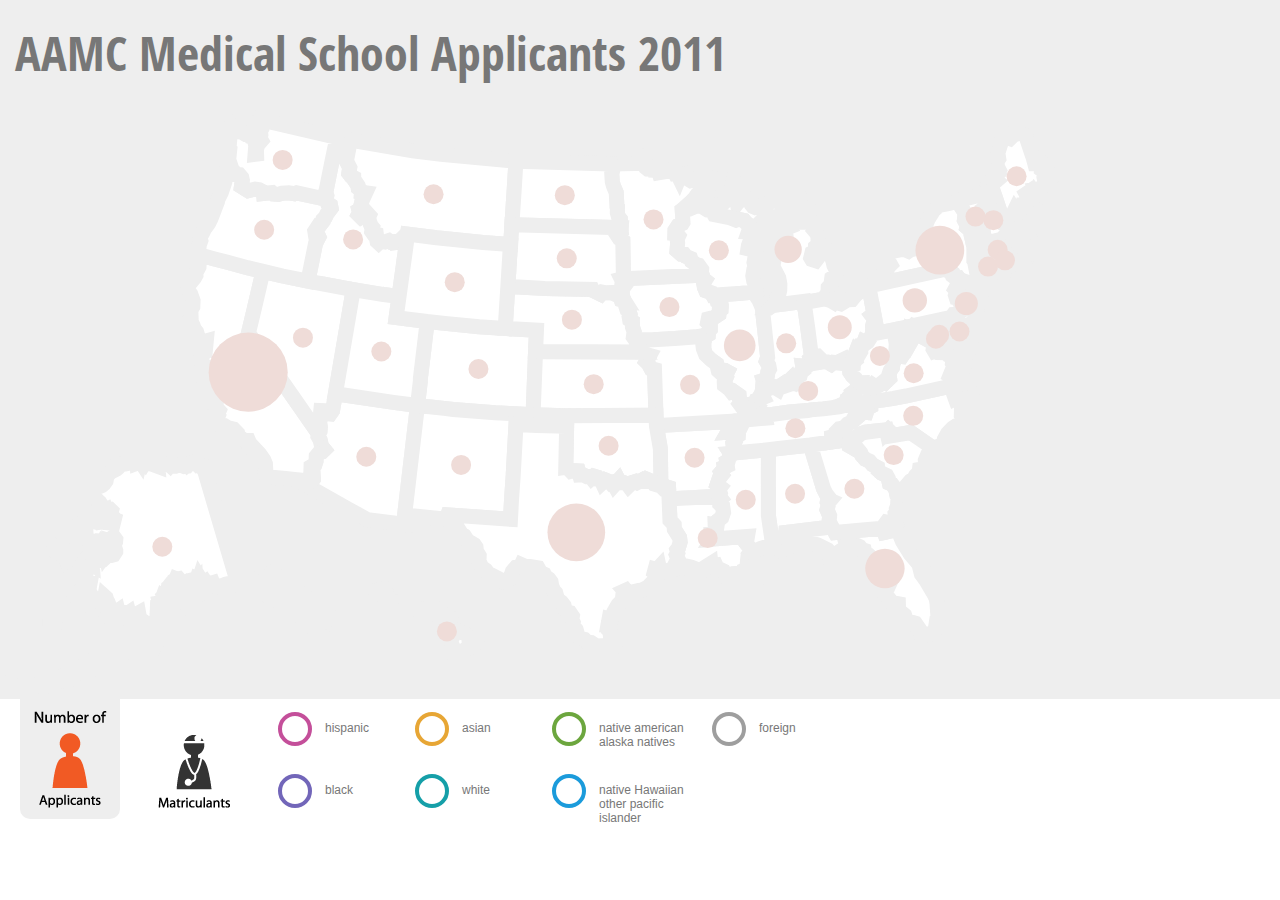
<file: index.html>
<!DOCTYPE html>
<html>
<head>
	<title>AAMC Medical School Applicants 2011</title>
	<script src="us-aamc-states.json"></script>
	<script src="aamc_by_state.json"></script>
	<script src="jquery.js"></script>
	<script src="d3.v2.js"></script>
	<link href="style.css" rel="stylesheet" type="text/css">
</head>	
<body>

	<div id="map"><h1>AAMC Medical School Applicants 2011</h1></div>
	<div id="panel">
		<div class="tab-wrapper">
			<div id="icon_applicants" class="type-tab selected-tab">
				<img src="img/icon_applicants_on.png" />
			</div>
			<div id="icon_matriculants" class="type-tab">
				<img src="img/icon_matriculants_off.png" />
			</div>
		</div>
		
		<div class="race-wrapper">
	     <div class="icon1">
	     	<svg width="40" height="40">
				<circle id="icon_hispanic" cx="20" cy="20" r="15" stroke="#C44F9A" stroke-width="4" fill="#FFFFFF"/>
			</svg>
	     </div>
	     <div class="race1">
	     	<p>hispanic</p>
	     </div>
	     
	     <div class="icon2">
	     	<svg width="40" height="40">
				<circle id="icon_asian" cx="20" cy="20" r="15" stroke="#E7A635" stroke-width="4" fill="#FFFFFF"/>
			</svg>
	     </div>
	     <div class="race2">
	     	<p>asian</p>
	     </div>
	     
	     <div class="icon3">
	     	<svg  width="40" height="40">
				<circle id="icon_native" cx="20" cy="20" r="15" stroke="#6CA63E" stroke-width="4" fill="#FFFFFF"/>
			</svg>
	     </div>
	     <div class="race3">
	     	<p>native american alaska natives</p>
	     </div>
	     
	     <div class="icon4">
	    	 <svg width="40" height="40">
				<circle id="icon_foreign" cx="20" cy="20" r="15" stroke="#9E9E9E" stroke-width="4" fill="#FFFFFF"/>
			</svg>
	     </div>
	     <div class="race4">
	     	<p>foreign</p>
	     </div>
	 	</div> 
	 	
	 	<div class="race-wrapper">
	     <div class="icon1">
	     	<svg width="40" height="40">
				<circle id="icon_black" cx="20" cy="20" r="15" stroke="#7266B9" stroke-width="4" fill="#FFFFFF"/>
			</svg>
	     </div>
	     <div class="race1">
	     	<p>black</p>
	     </div>
	     
	     <div class="icon2">
	     	<svg width="40" height="40">
				<circle id="icon_white" cx="20" cy="20" r="15" stroke="#159FA8" stroke-width="4" fill="#FFFFFF"/>
			</svg>
	     </div>
	     <div class="race2">
	     	<p>white</p>
	     </div>
	     
	     <div class="icon3">
	     	<svg width="40" height="40">
				<circle id="icon_pacific" cx="20" cy="20" r="15" stroke="#1B9BDB" stroke-width="4" fill="#FFFFFF"/>
			</svg>
	     </div>
	     <div class="race3">
	     	<p>native Hawaiian other pacific islander</p>
	     </div>
	     
	     <!--
	     <div class="icon4">
	    	 <svg  width="40" height="40">
				<circle id="icon_all" cx="20" cy="20" r="15" stroke="#000" stroke-width="4" fill="#FFFFFF"/>
			</svg>
	     </div>
	     <div class="race4">
	     	<p>show all</p>
	     </div>
	   	-->
	 	</div> 
				
	</div>

	<script src="script.js" type="text/javascript"></script>
</body>
</html>
</file>
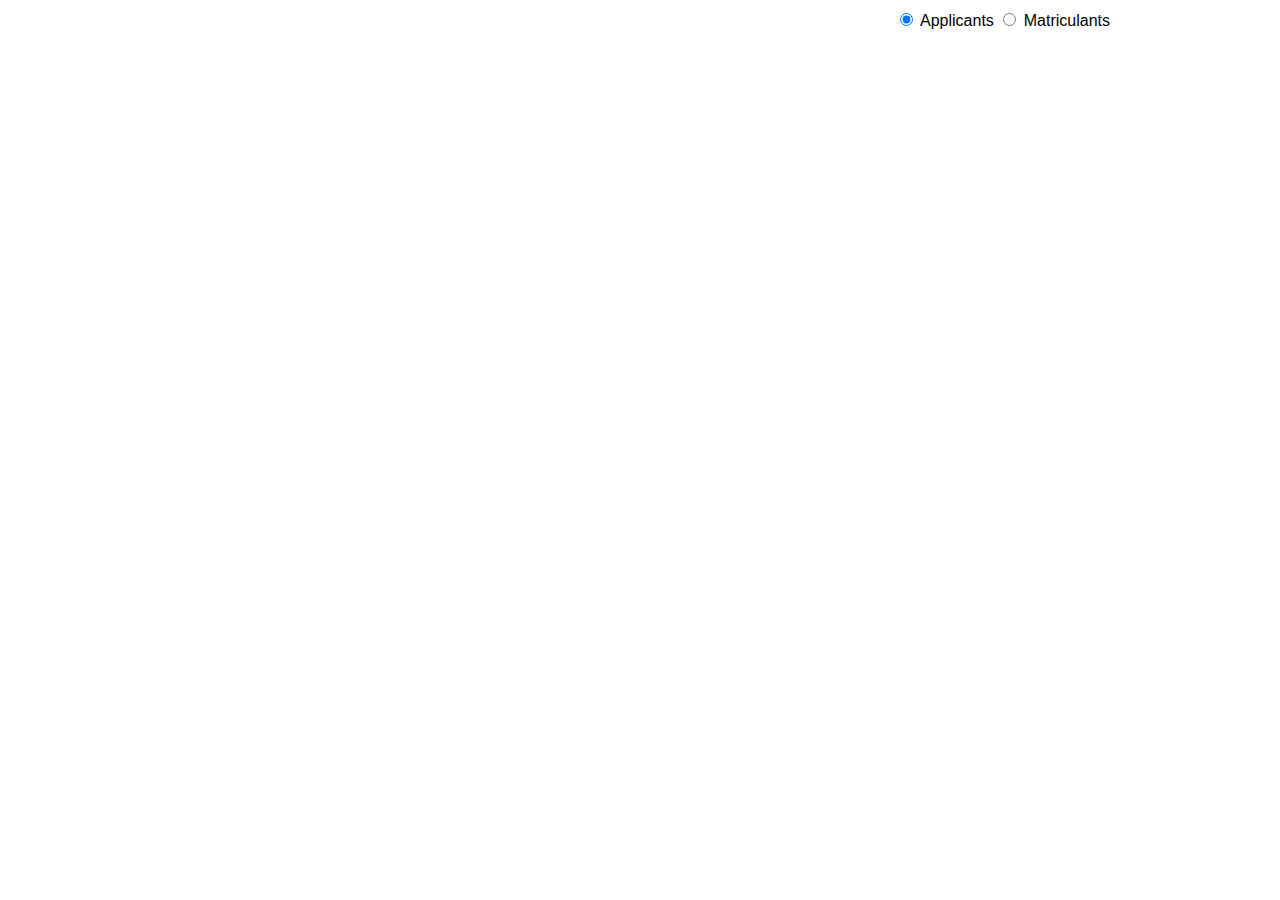
<file: piechart.html>
<!DOCTYPE html>
<meta charset="utf-8">
<style>

body {
  font-family: "Helvetica Neue", Helvetica, Arial, sans-serif;
  margin: auto;
  position: relative;
  width: 960px;
}

text {
  font: 10px sans-serif;
}

form {
  position: absolute;
  right: 10px;
  top: 10px;
}

</style>
<form>
  <label><input type="radio" name="dataset" value="applicants" checked> Applicants</label>
  <label><input type="radio" name="dataset" value="matriculants"> Matriculants</label>
</form>
<script src="http://d3js.org/d3.v3.min.js"></script>
<script>

var dataset = {
  applicants: [53245, 28479, 19697, 24037, 40245, 23423, 2412, 1333],
  matriculants: [200, 200, 200, 200, 200, 123, 145, 153]
};

var width = 960,
    height = 500,
    radius = 120;
    thickness = 80;

var color = d3.scale.ordinal()
	.domain(d3.range(8))
	.range(["#C44F9A","#E7A635","#6CA63E","#9E9E9E","#7266B9","#159FA8","#1B9BDB","#000"]);

var pie = d3.layout.pie()
    .sort(null);

var arc = d3.svg.arc()
    .innerRadius(0)
    .outerRadius(radius+thickness);

var svg = d3.select("body").append("svg")
    .attr("width", width)
    .attr("height", height)
    .append("g")
    .attr("transform", "translate(" + width / 2 + "," + height / 2 + ")");

var path = svg.selectAll("path")
    .data(pie(dataset.applicants))
    .enter().append("path")
    .attr("fill", function(d, i) { return color(i); })
    .attr("d", arc)
    .each(function(d) { this._current = d; }); // store the initial values

d3.selectAll("input").on("change", change);

var timeout = setTimeout(function() {
  d3.select("input[value=\"matriculants\"]").property("checked", true).each(change);
}, 2000);

function change() {
  clearTimeout(timeout);
  path = path.data(pie(dataset[this.value])); // update the data
  path.transition().duration(750).attrTween("d", arcTween); // redraw the arcs
}

// for changing colors
/*function change() {
	path.transition().duration(750).attrTween("fill", fillTween);
}*/

// Store the displayed angles in _current.
// Then, interpolate from _current to the new angles.
// During the transition, _current is updated in-place by d3.interpolate.

function arcTween(a) {
  var i = d3.interpolate(this._current, a);
  this._current = i(0);
  return function(t) {
    return arc(i(t));
  };
}

function fillTween(d,i,a){
	return d3.interpolate(a, "#F15A24");
}
</script>
</file>
<file: style.css>
body {
	margin: 0;
	background-color: #fff;
}

h1 {
	padding: 20px 0 0 15px;
	margin: 0 0 10px 0;
	font-family: 'Open Sans Condensed', sans-serif;
	font-size: 48px;
	color: #777;
}

p {
	font-family: Arial, Helvetica, sans-serif;
	font-size: 12px;
	color: #777;
}

#map {
	background-color: #eee;
}

.background {
  fill: none;
  pointer-events: all;
}

#states .active {
  fill: #fff;
}

#states path {
  fill: #fff;
  stroke: #eee;
  stroke-width: 15px;
}

circle {
  cursor: pointer;
}

circle.neutral {
	fill: #efdcd8;
}

circle.highlighted {
	fill: #F15A24;
	z-index: 99999;
}

text.num {
	font-family: 'Open Sans Condensed', sans-serif;
	font-size: 24px;
	font-weight: bold;
	fill: #fff;
}

#states path:hover {
  stroke: #eee;
}

#panel {
	width: 100%;
	min-height: 200px;
	background-color: #fff;
}

.tab-wrapper{
	position: relative;
	float: left;
	left: 0px;
	width: 250px;
	height: 100px;
}

.type-tab {
	height: 100px;
	width: 100px;
	background-color: #fff;
	border-radius: 0 0 10px 10px;
	margin-left: 20px;
	display: inline-block;
	text-align: center;
	padding: 10px 0 10px 0;
  cursor: pointer;
}

.selected-tab {
	background-color: #eee;
}


.race-wrapper{
   position: relative;
   float: left;
   left: 20px;
   width: 700px;
   height: 50px;
   margin-bottom: 2px;
   margin-top: 10px;
   background-color: #ffffff
}
.icon1{
   position: relative;
   float: left;
   left: 5px;
   width: 40px;
   height: 50px;
   background-color: #ffffff
}
.race1{
   position: relative;
   float: left;
   left: 15px;
   width: 77px;
   height: 50px;
   background-color: #ffffff
}
.icon2{
   position: relative;
   float: left;
   left: 25px;
   width: 40px;
   height: 50px;
   background-color: #ffffff
}
.race2{
   position: relative;
   float: left;
   left: 35px;
   width: 77px;
   height: 50px;
   background-color: #ffffff
}
.icon3{
   position: relative;
   float: left;
   left: 45px;
   width: 40px;
   height: 50px;
   background-color: #ffffff
}
.race3{
   position: relative;
   float: left;
   left: 55px;
   width: 100px;
   height: 50px;
   background-color: #ffffff
}
.icon4{
   position: relative;
   float: left;
   left: 65px;
   width: 40px;
   height: 50px;
   background-color: #ffffff
}
.race4{
   position: relative;
   float: left;
   left: 75px;
   width: 77px;
   height: 50px;
   background-color: #ffffff
}

@font-face {
  font-family: 'Open Sans Condensed';
  font-style: normal;
  font-weight: 700;
  src: local('Open Sans Condensed Bold'), local('OpenSans-CondensedBold'), url("OpenSansCondensedBold.woff") format('woff');
}

@font-face {
  font-family: 'Open Sans Condensed';
  font-style: normal;
  font-weight: 300;
  src: local('Open Sans Cond Light'), local('OpenSans-CondensedLight'), url("OpenSansCondensedLight.woff") format('woff');
}
</file>
